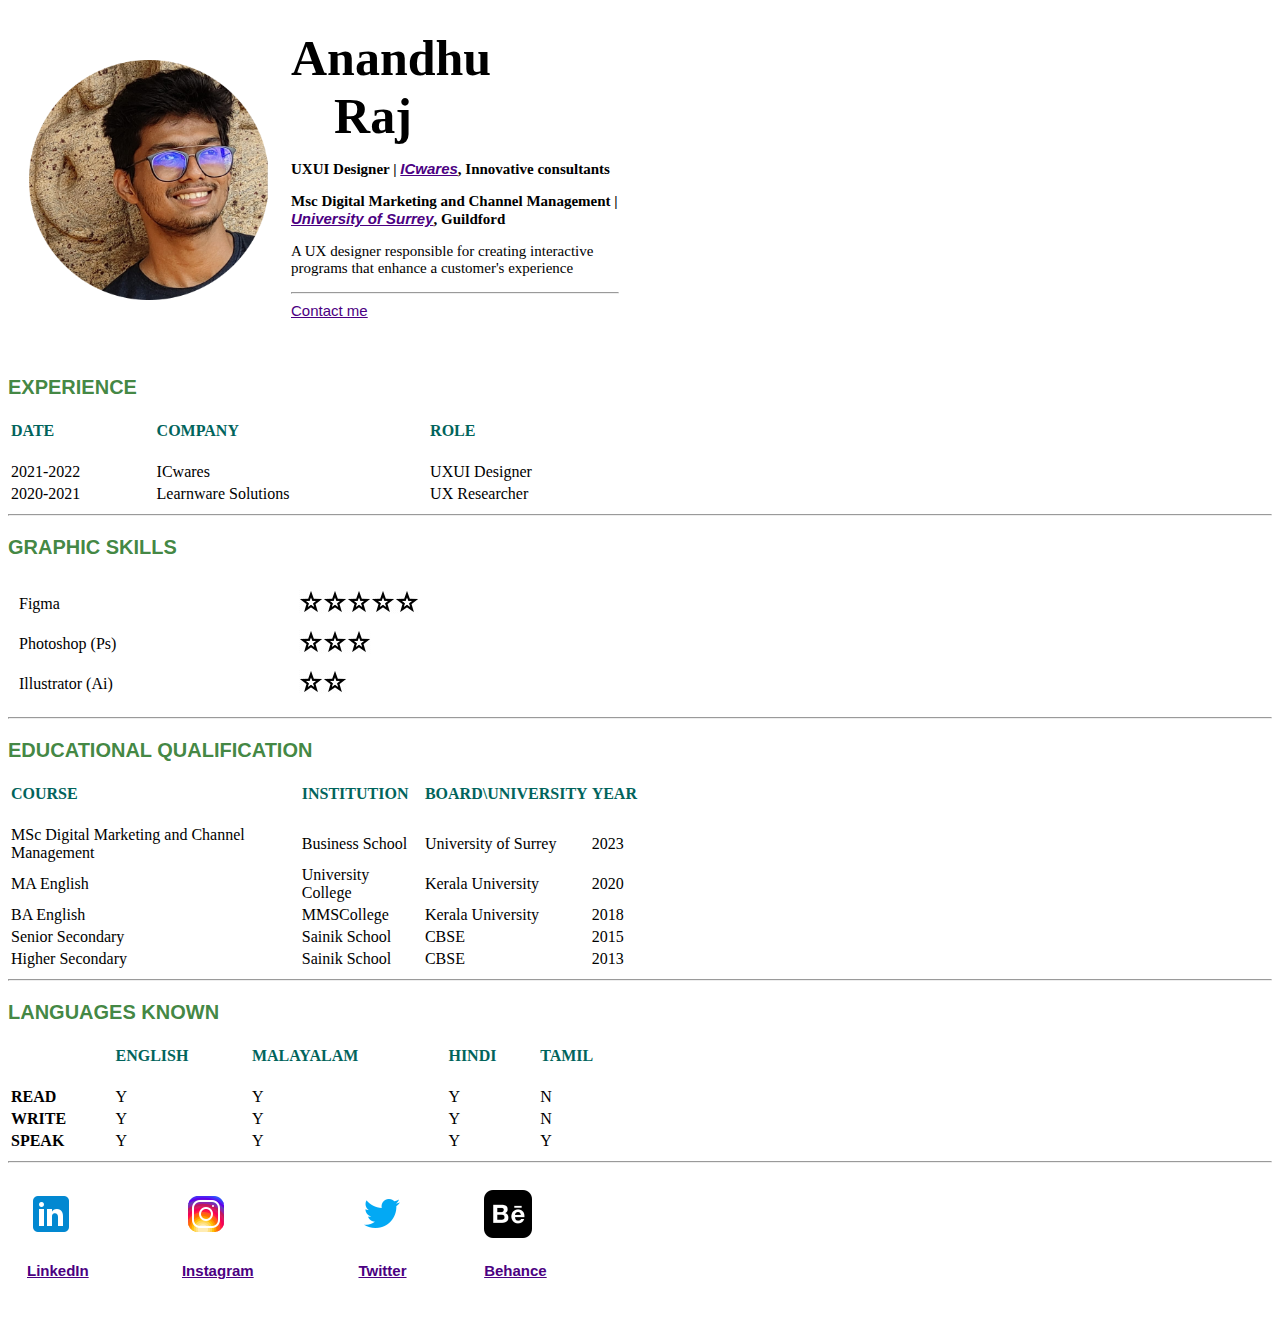
<file: Anandhu_s Personal Site.html>
<!DOCTYPE html>
<!-- saved from url=(0084)file:///C:/Users/a-00076/OneDrive%20-%20University%20of%20Surrey/Desktop/resume.html -->
<html>

<head>
    <meta http-equiv="Content-Type" content="text/html; charset=windows-1252">
    <title>Anandhu's Personal Site</title>
    <style>
        h1 {
            width: 50%;
            font-size: 50px;
            color: #000000;
            text-align: center;
            font-family: 'Times New Roman', Times, serif, Courier, monospace;
            margin: 0;
        }

        p {
            font-size: 15px;
            color: rgb(0, 0, 0);
            font-family: 'Times New Roman', Times, serif, 'Arial Narrow', Arial, sans-serif;
        }

        a {
            font-size: 15px;
            color: indigo;
            font-family: 'Gill Sans', 'Gill Sans MT', Calibri, 'Trebuchet MS', sans-serif;
        }

        h3 {
            font-size: 20px;
            color: #408540fa;
            font-family: 'Segoe UI', Tahoma, Geneva, Verdana, sans-serif;
        }


        table {
            width: 50%;
            font-family: Cambria, Cochin, Georgia, Times, 'Times New Roman', serif;
        }

        body {
            background-color: #ffffff;
        }

        th {
            text-align: left;
            padding-bottom: 20px;
            color: rgb(1, 100, 92);
        }
    </style>
</head>

<body>
    <table cellspacing="20">
        <tbody>
            <tr>
                <td>
                    <img src="ar.png" alt="Raj's Profile Picture" width="240" height="240">
                </td>
                <td>
                    <h1>Anandhu Raj </h1>
                    <p> <strong>UXUI Designer | <em><a href="https://consult-ic.com/">
                                    ICwares</a></em>, Innovative consultants</strong></p>
                    <p><strong>Msc Digital Marketing and Channel Management | <a
                                href="https://www.surrey.ac.uk/"><em>University of Surrey</a></em>, Guildford</strong>
                    </p>
                    <p>A UX designer responsible for creating interactive programs that enhance a customer's experience
                    </p>
                    <hr>
                    <a href="contact.html">Contact me</a>

                    </p>
                </td>
            </tr>
        </tbody>
    </table>

    <h3>EXPERIENCE</h3>
    <table>
        <thead>
            <tr>
                <th>DATE</th>
                <th>COMPANY</th>
                <th>ROLE</th>

            </tr>
            <tr>
                <td>2021-2022</td>
                <td>ICwares</td>
                <td>UXUI Designer</td>

            </tr>
            <tr>
                <td>2020-2021</td>
                <td>Learnware Solutions</td>
                <td>UX Researcher</td>

            </tr>
        </thead>
    </table>
    <hr>

    <h3>GRAPHIC SKILLS</h3>
    <table cellspacing="10">
        <tr>
            <td>Figma</td>
            <td><img src="star.gif " alt=""><img src="star.gif " alt=""><img src="star.gif " alt=""><img src="star.gif "
                    alt=""><img src="star.gif " alt=""></td>
        </tr>
        <tr>
            <td>Photoshop (Ps)</td>
            <td><img src="star.gif " alt=""><img src="star.gif " alt=""><img src="star.gif " alt=""></td>
        </tr>
        <tr>
            <td>Illustrator (Ai)</td>
            <td><img src="star.gif " alt=""><img src="star.gif " alt=""></td>
        </tr>

    </table>

    <hr>
    <h3>EDUCATIONAL QUALIFICATION</h3>
    <table>
        <thead>
            <tr>
                <th>COURSE</th>
                <th>INSTITUTION</th>
                <th>BOARD\UNIVERSITY</th>
                <th>YEAR</th>
            </tr>
            <tr>
                <td>MSc Digital Marketing and Channel Management</td>
                <td>Business School</td>
                <td>University of Surrey</td>
                <td>2023</td>
            </tr>
            <tr>
                <td>MA English</td>
                <td>University College</td>
                <td>Kerala University</td>
                <td>2020</td>
            </tr>

            <tr>
                <td>BA English</td>
                <td>MMSCollege</td>
                <td>Kerala University</td>
                <td>2018</td>
            </tr>
            <tr>
                <td>Senior Secondary</td>
                <td>Sainik School</td>
                <td>CBSE</td>
                <td>2015</td>
            </tr>
            <tr>
                <td>Higher Secondary</td>
                <td>Sainik School</td>
                <td>CBSE</td>
                <td>2013</td>
            </tr>

        </thead>
    </table>
    <hr>
    <table>
        <thead>
            <h3>LANGUAGES KNOWN</h3>
            <tr>
                <th></th>
                <th>ENGLISH</th>
                <th>MALAYALAM</th>
                <th>HINDI</th>
                <th>TAMIL</th>
            </tr>
        </thead>
        <tbody>
            <tr>
                <td><b>READ</b></td>
                <td>Y</td>
                <td>Y</td>
                <td>Y</td>
                <td>N</td>
            </tr>
            <tr>
                <td><b>WRITE</b></td>
                <td>Y</td>
                <td>Y</td>
                <td>Y</td>
                <td>N</td>
            </tr>
            <tr>
                <td><b>SPEAK</b></td>
                <td>Y</td>
                <td>Y</td>
                <td>Y</td>
                <td>Y</td>
            </tr>

            <table cellspacing="18">
                <hr>
                <colgroup span="4"></colgroup>
                <tbody>
                    <tr>
                        <td><img src="li.png" alt="Raj's lnkedin profile" width="48" height="48"></td>

                        <td><img src="in.png" alt="Raj's Instagram profile" width="48" height="48"></td>

                        <td><img src="tw.png" alt="Raj's Twitter profile " width="48" height="48"></td>

                        <td><img src="be.png" alt="Raj's Behance profile " width="48" height="48"></td>

                    </tr>
                    <tr>
                        <th><a href="https://www.linkedin.com/in/anandhu-raj-60ab631bb">LinkedIn</a></th>
                        <th><a href="https://www.instagram.com/_since1997___/?next=%2F">Instagram</a></th>
                        <th><a href="https://twitter.com/anandhuraj4858?t=z0RRsJoBmXBYFb_f_t4PLA&s=08">Twitter</a></th>
                        <th><a href="http://be.net/4fa2fdf5">Behance</a></th>
                    </tr>



                </tbody>
            </table>

        </tbody>

    </table>




</body>

</html>
</file>
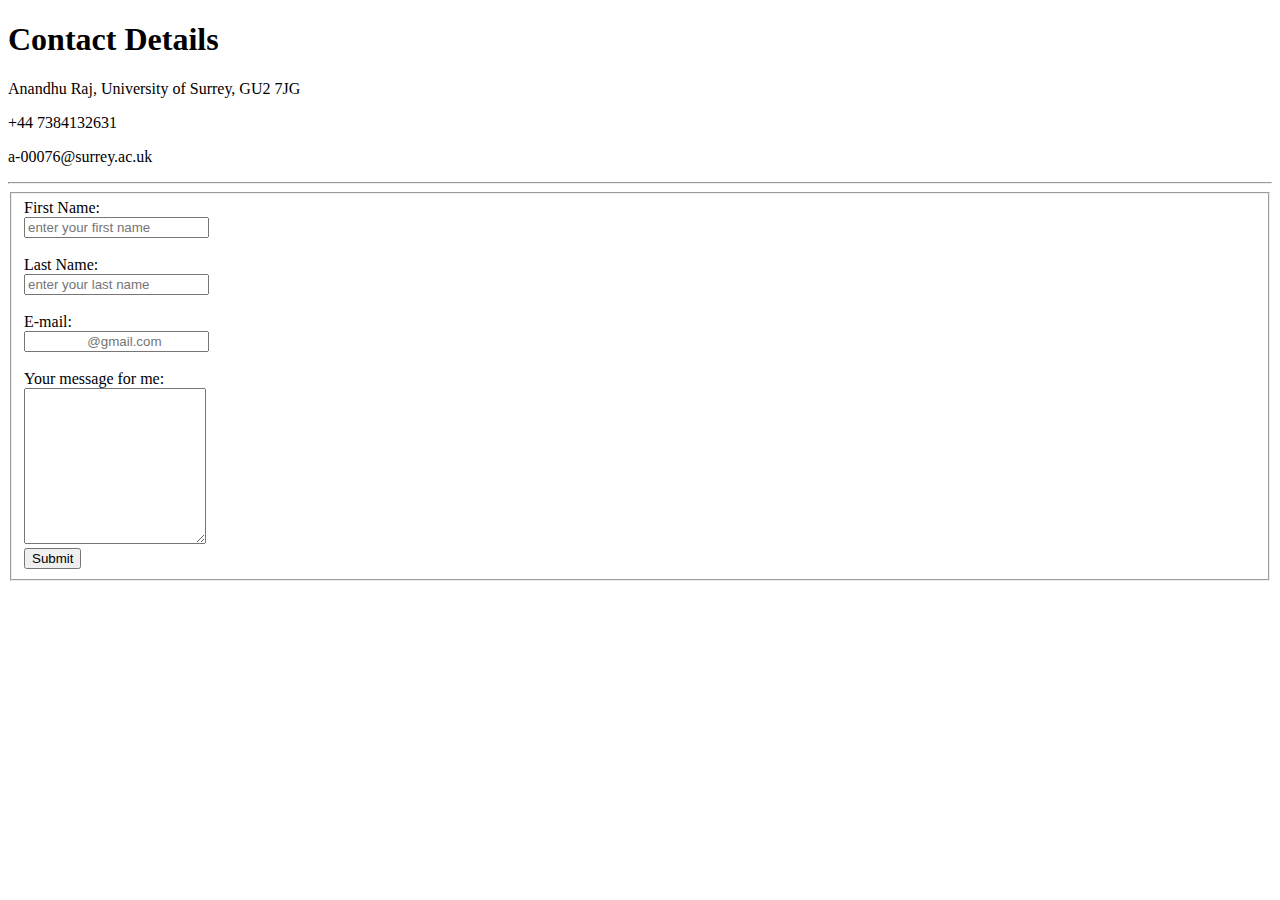
<file: contact.html>
<!DOCTYPE html>
<html>

<head>
    <meta charset="utf-8">
    <title>Contact Form</title>
</head>

<body>
    <h1>Contact Details</h1>
    <p>Anandhu Raj, University of Surrey, GU2 7JG</p>
    <p>+44 7384132631</p>
    <p>a-00076@surrey.ac.uk</p>
    <hr>

    <form class="" action="mailto:a-00076@surrey.ac.uk" method="post" enctype="text/plain">
        <fieldset>
            
            <label>First Name:</label><br>
            <input type="text" placeholder="enter your first name"><br><br>

            <label>Last Name:</label><br>
            <input type="text" placeholder="enter your last name"><br><br>


            <label>E-mail:</label> <br>
            <input type="email" placeholder="                @gmail.com"><br><br>


            <label>Your message for me:</label><br>
            <textarea rows="10 " cols="20"></textarea> <br>

            <input type="submit">
        </fieldset>
    </form>
</body>

</html>
</file>
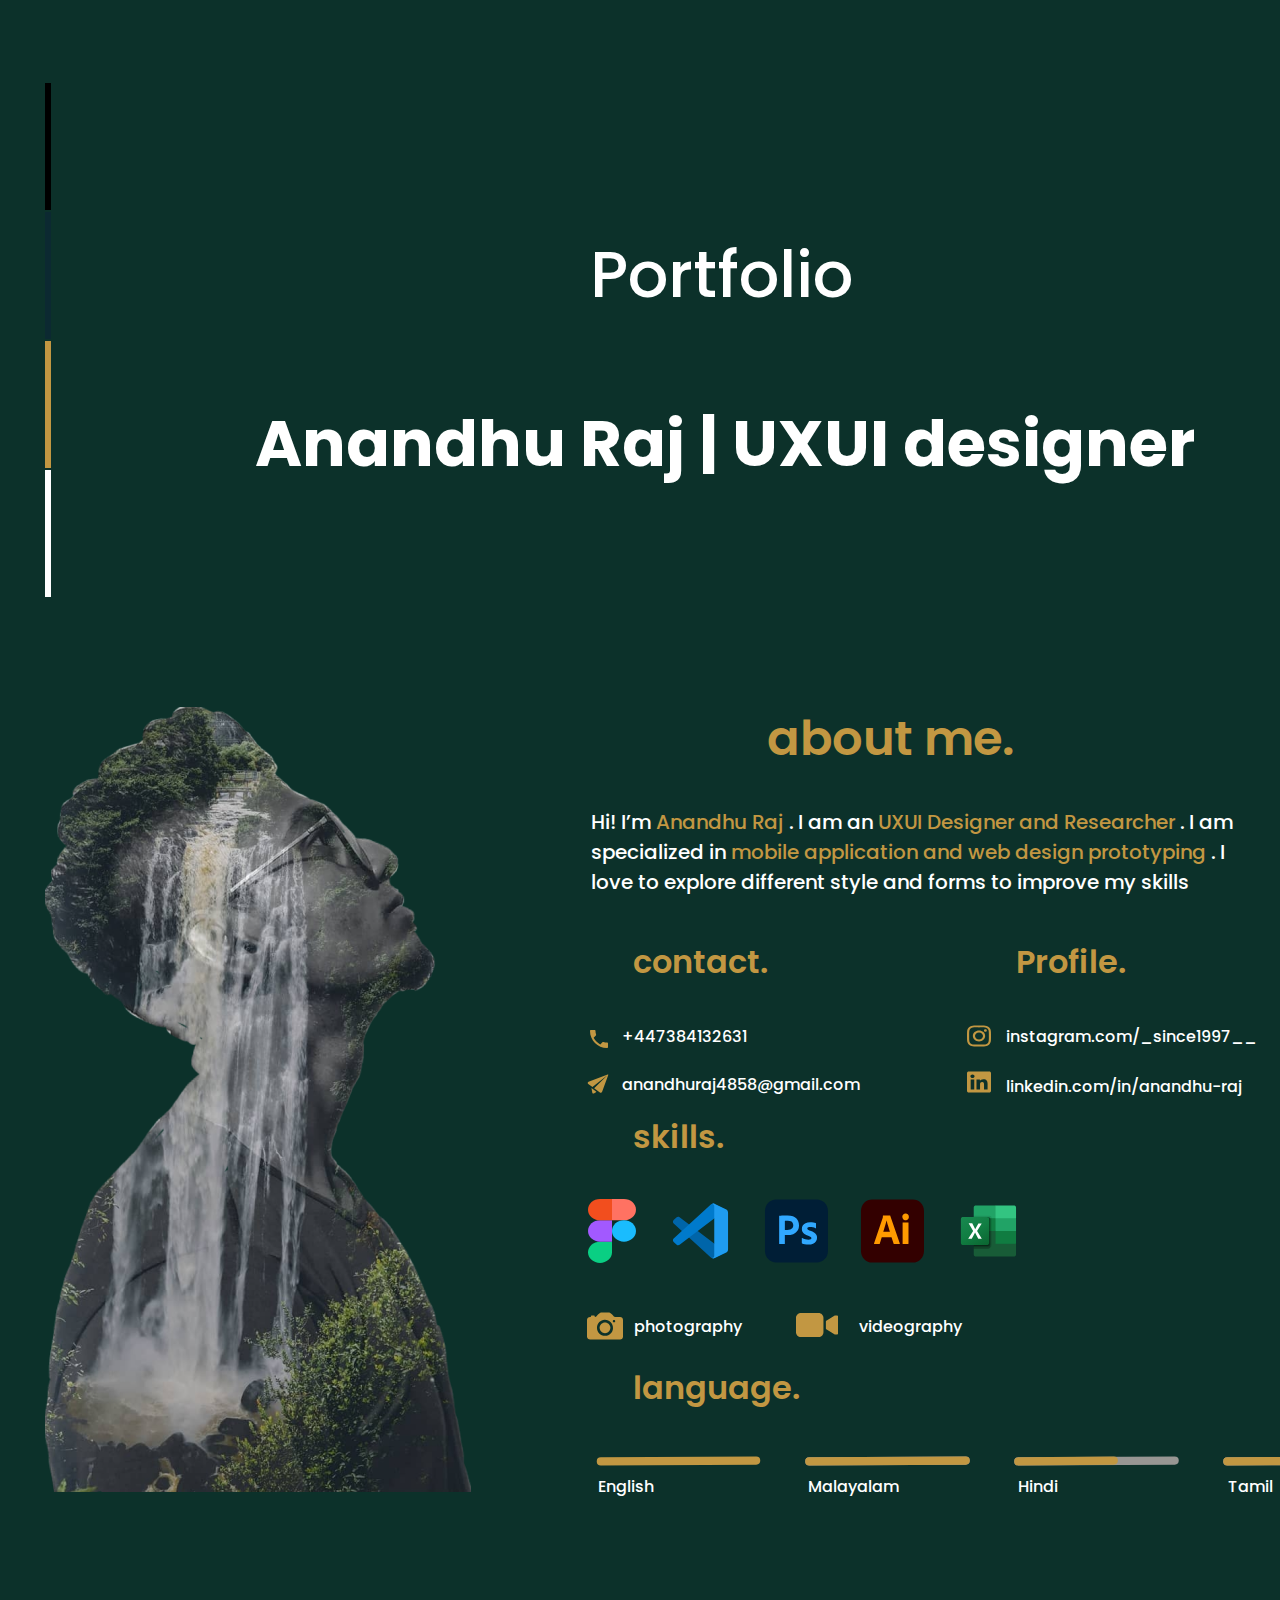
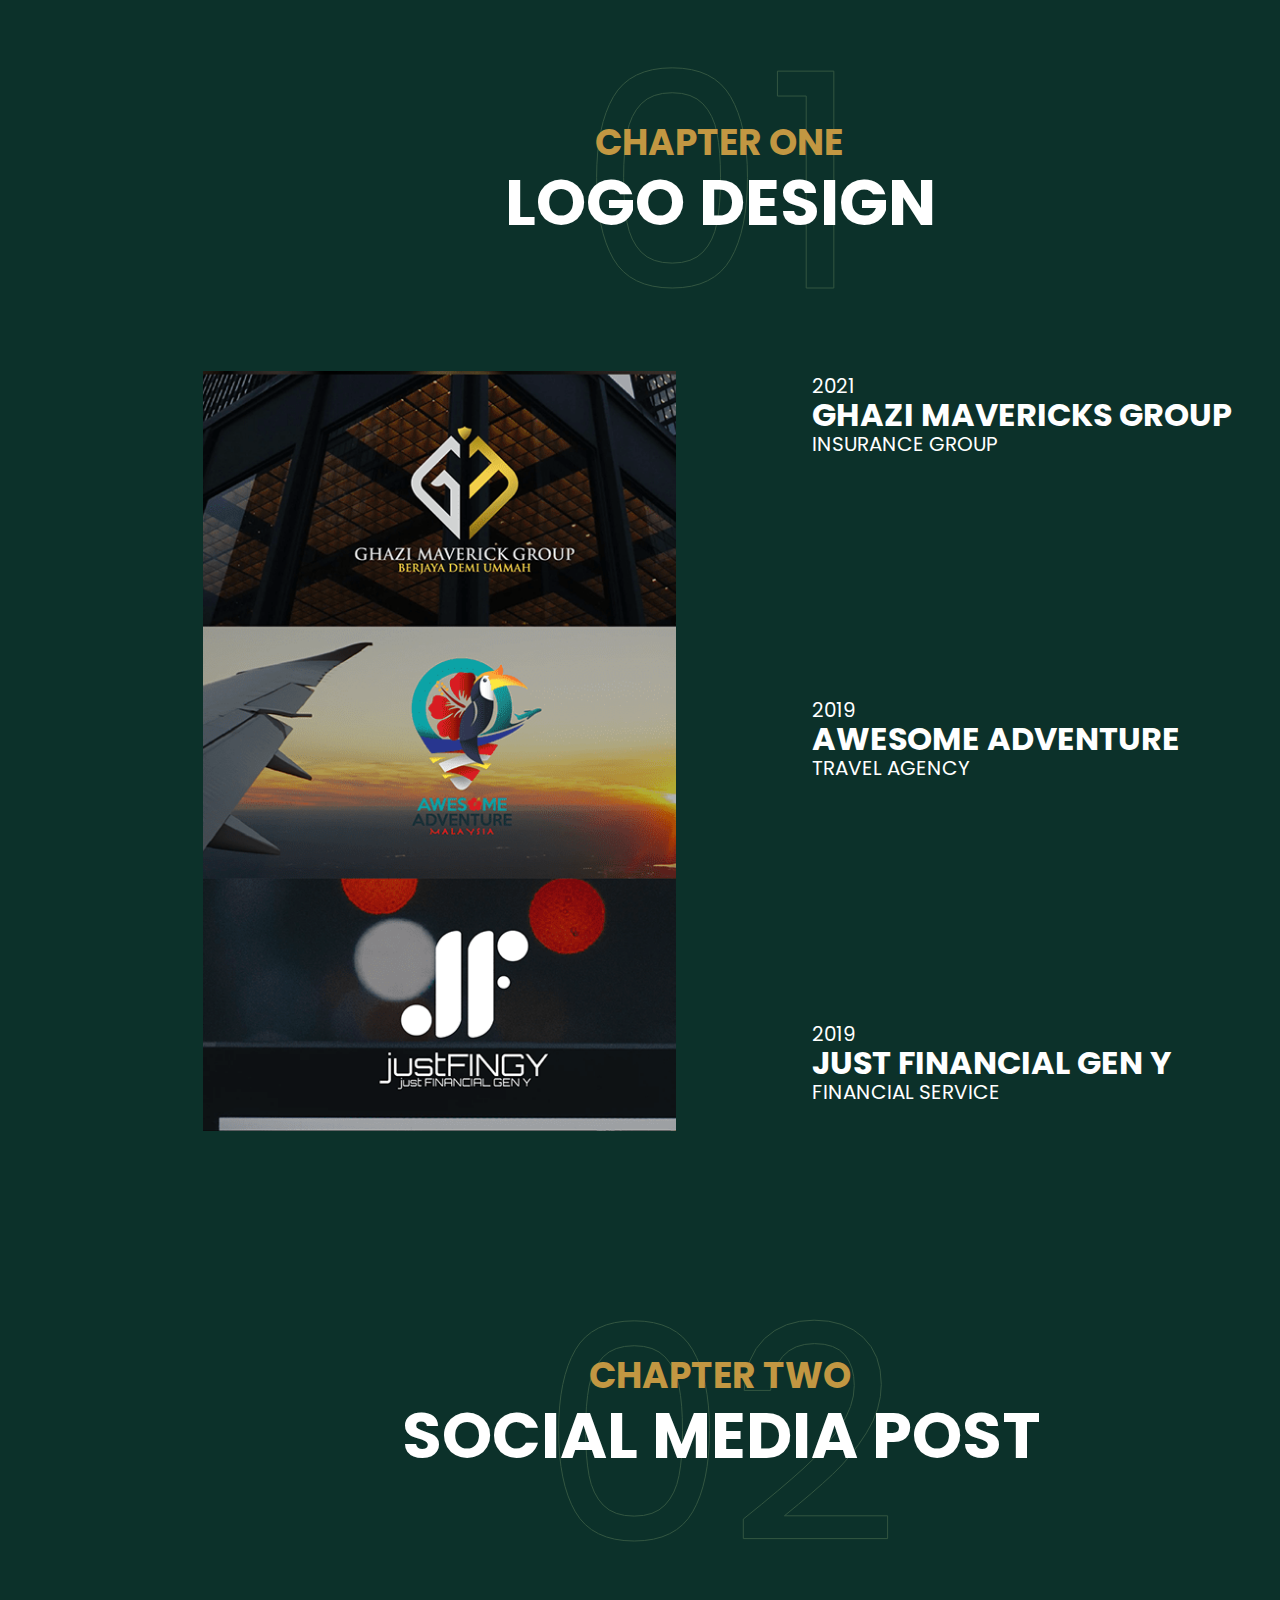
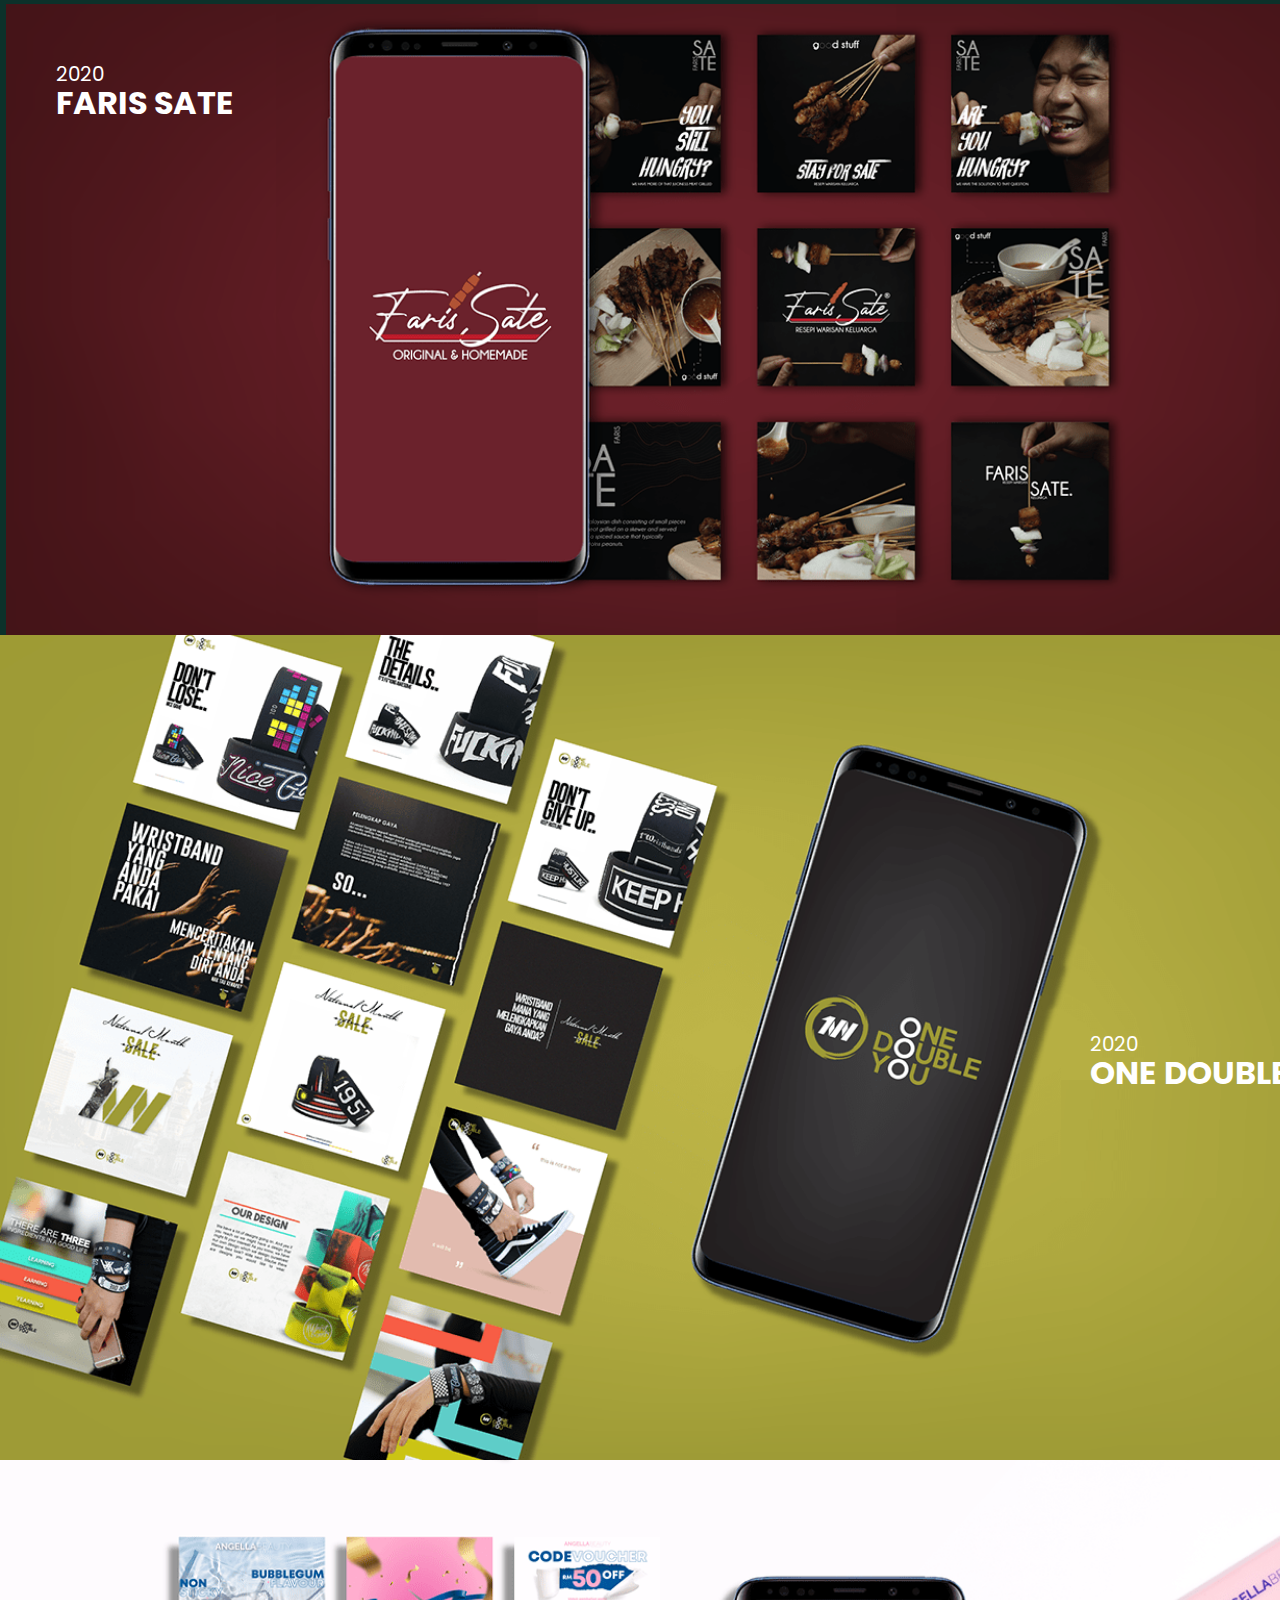
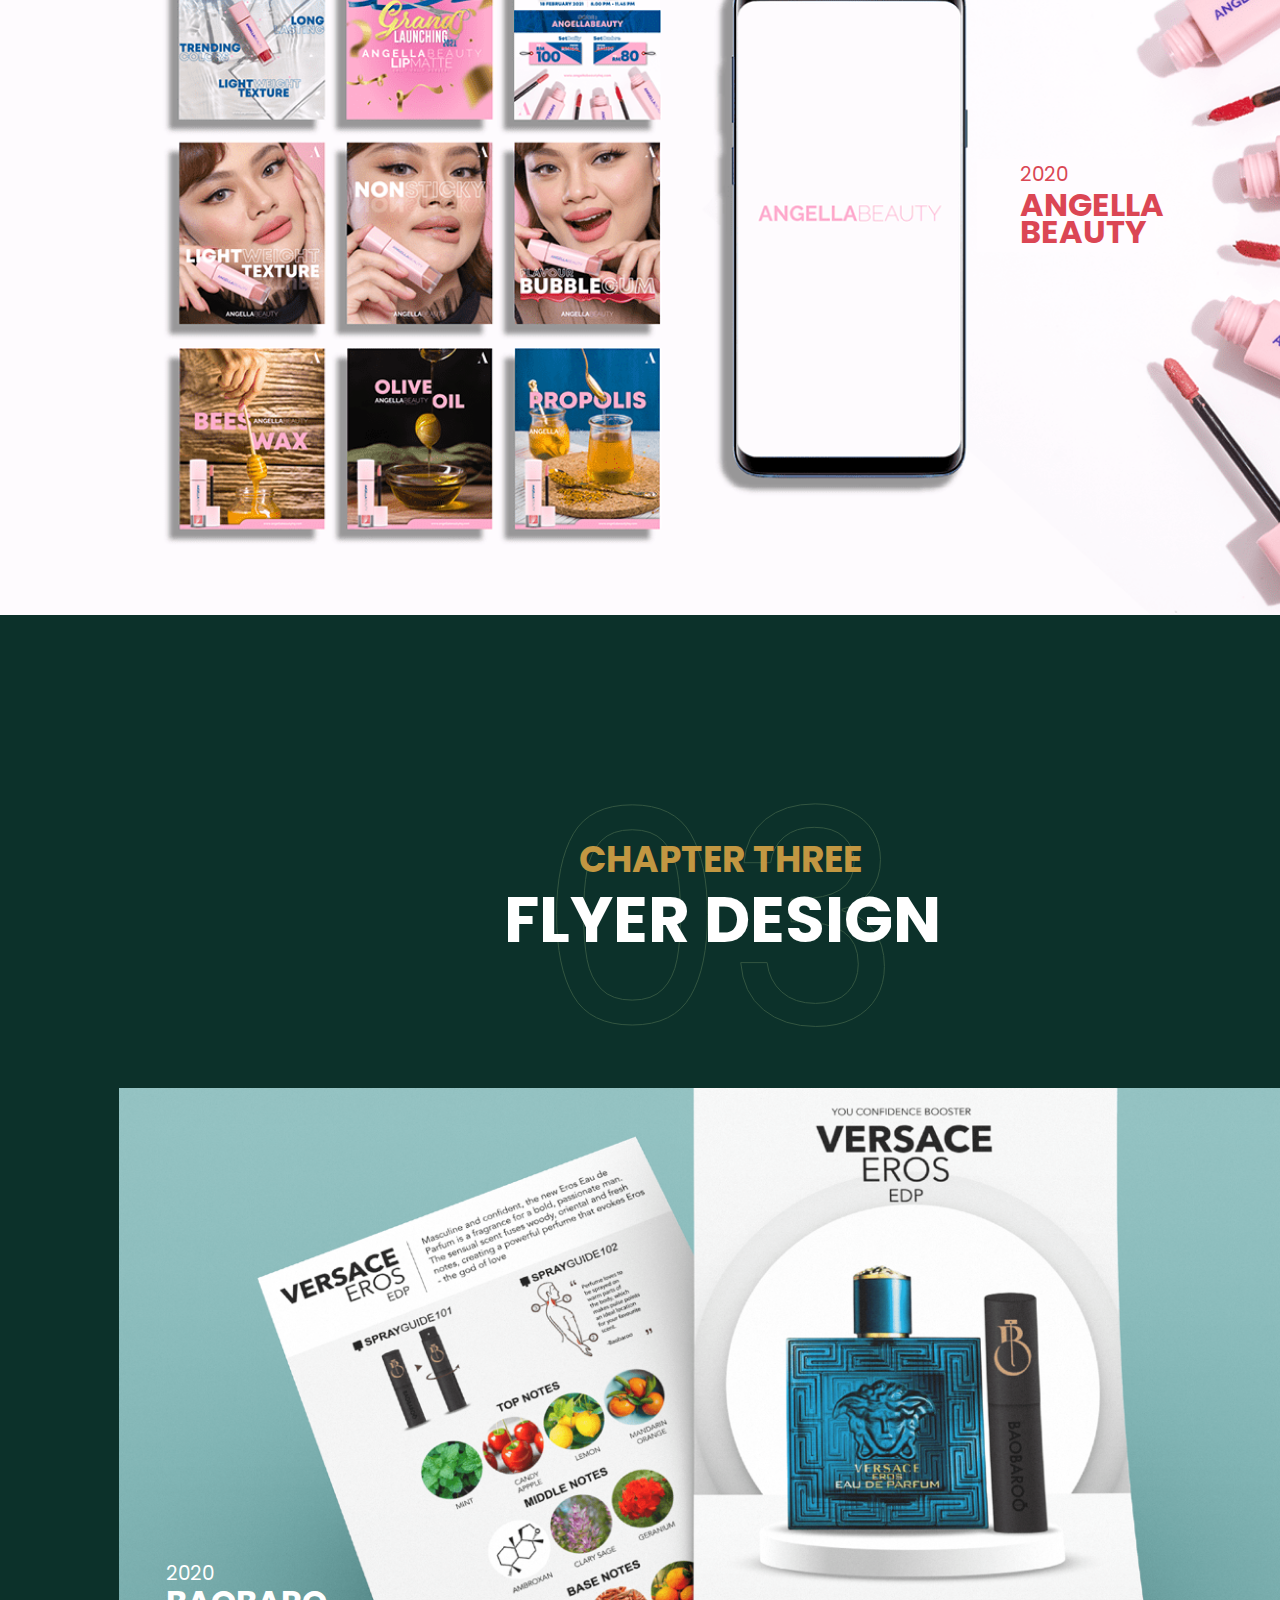
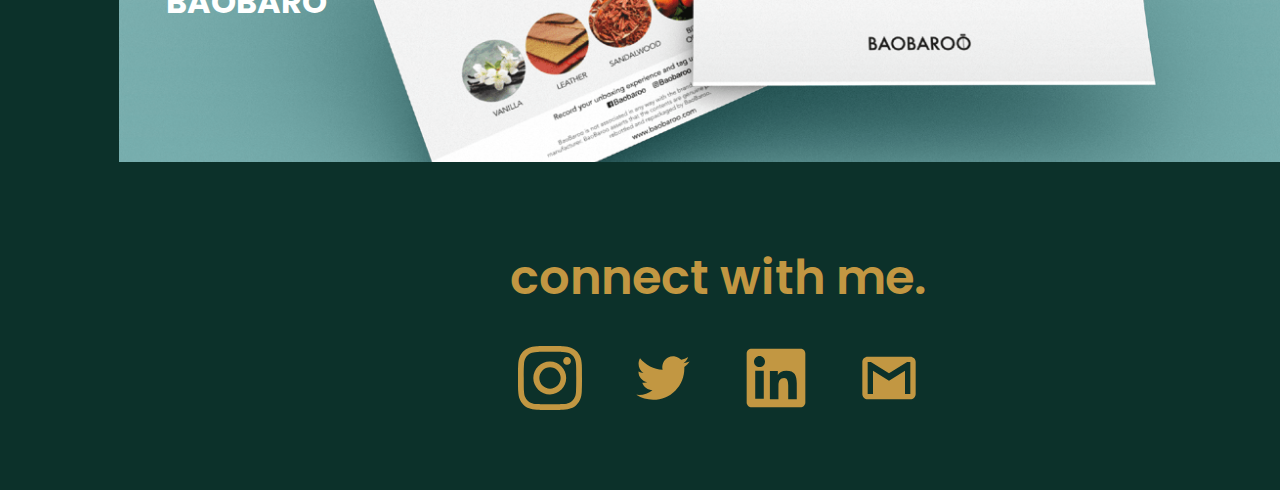
<file: cv2.html>
<!DOCTYPE html>
<html>
  <title>Anandhu Raj</title>
  <link rel="icon" type="icon" href="ar.png">
  <head>
    <meta charset="utf-8" />
    <meta name="viewport" content="initial-scale=1, width=device-width" />
    <link rel="stylesheet" href="./global.css" />
    <link rel="stylesheet" href="./cv2.css" />
    <link
      rel="stylesheet"
      href="https://fonts.googleapis.com/css2?family=Poppins:wght@400;500;600;700&display=swap"
    />
  </head>
  <body>
    <div class="anandhus-portfolio">
      <div class="portfolio">Portfolio</div>
      <b class="anandhu-raj">Anandhu Raj | UXUI designer</b>
      <div class="about-me">about me.</div>
      <div class="contact">contact.</div>
      <div class="skills">skills.</div>
      <div class="language">language.</div>
      <div class="profile">Profile.</div>
      <div class="anandhuraj4858gmailcom">
        <div class="div">
          <p class="p">+447384132631</p>
          <p class="p">&nbsp;</p>
        </div>
      </div>
      <div class="anandhuraj4858gmailcom1">
        <div class="div">photography</div>
      </div>
      <div class="anandhuraj4858gmailcom2">
        <div class="div">videography</div>
      </div>
      <div class="anandhuraj4858gmailcom-parent">
        <div class="anandhuraj4858gmailcom3">
          <div class="div">English</div>
        </div>
        <div class="anandhuraj4858gmailcom3">
          <div class="div">Malayalam</div>
        </div>
        <div class="anandhuraj4858gmailcom3">
          <div class="div">Hindi</div>
        </div>
        <div class="anandhuraj4858gmailcom3">
          <div class="div">Tamil</div>
        </div>
      </div>
      <div class="anandhuraj4858gmailcom7">
        <div class="div">
          <p class="p">anandhuraj4858@gmail.com</p>
          <p class="p">&nbsp;</p>
        </div>
      </div>
      <div class="anandhuraj4858gmailcom9">
        <div class="div">
          <p class="p">instagram.com/_since1997__</p>
          <p class="p">&nbsp;</p>
          <p class="p">linkedin.com/in/anandhu-raj</p>
        </div>
      </div>
      <div class="hi-im-anandhu-container">
        <span>Hi! I’m </span>
        <span class="uxui-designer-and">Anandhu Raj</span>
        <span>. I am an </span>
        <span class="uxui-designer-and">UXUI Designer and Researcher</span>
        <span>. I am specialized in </span>
        <span class="uxui-designer-and"
          >mobile application and web design prototyping</span
        >
        <span
          >. I love to explore different style and forms to improve my
          skills</span
        >
      </div>
      <img class="linkedin-logo-icon" alt="" src="./public/linkedin-logo.svg" />

      <img
        class="libre-gui-email-send-logo-icon"
        alt=""
        src="./public/libreguiemailsend-logo.svg"
      />

      <img
        class="instagram-logo-icon"
        alt=""
        src="./public/instagram-logo.svg"
      />

      <div class="group-parent">
        <img class="frame-child" alt="" src="./public/group-1.svg" />

        <img
          class="vscode-iconsfile-type-vscode"
          alt=""
          src="./public/vscodeiconsfiletypevscode.svg"
        />

        <img class="frame-item" alt="" src="./public/group-2.svg" />

        <img class="frame-inner" alt="" src="./public/group-3.svg" />

        <img
          class="vscode-iconsfile-type-vscode"
          alt=""
          src="./public/vscodeiconsfiletypeexcel.svg"
        />
      </div>
      <div class="vector-parent">
        <img class="line-icon" alt="" src="./public/line-1.svg" />

        <img class="group-icon" alt="" src="./public/group-6.svg" />

        <img class="group-icon" alt="" src="./public/group-7.svg" />

        <img class="frame-child2" alt="" src="./public/group-8.svg" />
      </div>
      <div class="line-parent">
        <div class="line-div"></div>
        <div class="frame-child3"></div>
        <div class="frame-child4"></div>
        <div class="frame-child5"></div>
      </div>
      <div class="line-group">
        <div class="line-div"></div>
        <div class="frame-child3"></div>
        <div class="frame-child4"></div>
        <div class="frame-child5"></div>
      </div>
      <div class="parent">
        <div class="div9">01</div>
        <b class="logo-design">LOGO DESIGN</b>
        <b class="chapter-one">CHAPTER ONE</b>
      </div>
      <div class="group">
        <div class="div10">02</div>
        <b class="social-media-post">SOCIAL MEDIA POST</b>
        <b class="chapter-two">CHAPTER TWO</b>
      </div>
      <div class="container">
        <div class="div11">03</div>
        <b class="flyer-design">FLYER DESIGN</b>
        <b class="chapter-three">CHAPTER THREE</b>
      </div>
      <div class="image-4-parent">
        <img class="image-4-icon" alt="" src="./public/image-4@2x.png" />

        <div class="frame-parent">
          <div class="frame-div">
            <div class="div12">2021</div>
            <b class="ghazi-mavericks-group">GHAZI MAVERICKS GROUP</b>
            <div class="insurance-group">INSURANCE GROUP</div>
          </div>
          <div class="frame-div">
            <div class="div12">2019</div>
            <b class="ghazi-mavericks-group">AWESOME ADVENTURE</b>
            <div class="insurance-group">TRAVEL AGENCY</div>
          </div>
          <div class="frame-div">
            <div class="div12">2019</div>
            <b class="ghazi-mavericks-group">JUST FINANCIAL GEN Y</b>
            <div class="insurance-group">FINANCIAL SERVICE</div>
          </div>
        </div>
      </div>
      <div class="anandhus-portfolio-child"></div>
      <div class="anandhus-portfolio-item"></div>
      <div class="anandhus-portfolio-inner"></div>
      <div class="group-container">
        <div class="image-5-parent">
          <img class="image-5-icon" alt="" src="./public/image-5@2x.png" />

          <img class="image-6-icon" alt="" src="./public/image-6@2x.png" />
        </div>
        <div class="parent3">
          <div class="div12">2020</div>
          <b class="ghazi-mavericks-group">FARIS SATE</b>
        </div>
      </div>
      <div class="group-div">
        <div class="image-10-parent">
          <div class="image-10-parent">
            <img class="image-10-icon" alt="" src="./public/image-10@2x.png" />

            <div class="group-child"></div>
          </div>
          <div class="parent4">
            <div class="div12">2020</div>
            <b class="angella-beauty">
              <p class="p">ANGELLA</p>
              <p class="p">BEAUTY</p>
            </b>
          </div>
        </div>
      </div>
      <div class="anandhus-portfolio-inner1">
        <div class="image-7-parent">
          <div class="image-7-parent">
            <img class="image-7-icon" alt="" src="./public/image-7@2x.png" />

            <img class="image-8-icon" alt="" src="./public/image-8@2x.png" />

            <img class="image-9-icon" alt="" src="./public/image-9@2x.png" />
          </div>
          <div class="frame">
            <div class="div12">2020</div>
            <b class="ghazi-mavericks-group">ONE DOUBLE YOU</b>
          </div>
        </div>
      </div>
      <div class="image-11-parent">
        <img class="image-11-icon" alt="" src="./public/image-11@2x.png" />

        <div class="frame1">
          <div class="div12">2020</div>
          <b class="ghazi-mavericks-group">BAOBARO</b>
        </div>
      </div>
      <img
        class="picsart-23-04-24-03-13-02-625-icon"
        alt=""
        src="./public/picsart-230424-031302625-1@2x.png"
      />

      <div class="connect-with-me-parent">
        <div class="connect-with-me">connect with me.</div>
        <div class="biinstagram-parent">
          <a href="https://www.instagram.com/p/CrV5yIAIMHn5l9cS8L_xU9WMmR6fBGEbrLktZA0/?next=%2F"><img
            class="vscode-iconsfile-type-vscode"
            alt=""
            src="./public/biinstagram.svg"
          /></a>

          <a href="https://twitter.com/anandhuraj4858?t=z0RRsJoBmXBYFb_f_t4PLA&s=08"><img
            class="vscode-iconsfile-type-vscode"
            alt=""
            src="./public/uiltwitter.svg"
          /></a>

          <a href="https://www.linkedin.com/in/anandhu-raj-60ab631bb"><img
            class="vscode-iconsfile-type-vscode"
            alt=""
            src="./public/akariconslinkedinv1fill.svg"
          /></a>

          <a href=""><img
            class="vscode-iconsfile-type-vscode"
            alt=""
            src="./public/mdigmail.svg"
          /></a>
        </div>
      </div>
      <img class="call-logo-icon" alt="" src="./public/call-logo.svg" />

      <img class="camera-logo-icon" alt="" src="./public/camera-logo.svg" />

      <img class="videocam-logo-icon" alt="" src="./public/videocam-logo.svg" />
    </div>
  </body>
</html>
</file>
<file: global.css>
body {
  margin: 0;
  line-height: normal;
  align-content: center;
  align-items: center;
}

:root {
  /* fonts */
  --font-poppins: Poppins;

  /* font sizes */
  --font-size-29xl: 48px;
  --font-size-13xl: 32px;
  --font-size-xl: 20px;
  --font-size-17xl: 36px;
  --font-size-45xl: 64px;
  --font-size-281xl: 300px;
  --font-size-base: 16px;

  /* Colors */
  --color-darkslategray-100: #0c2931;
  --color-darkgoldenrod: #c29742;
  --color-white: #fff;
  --color-gray-100: rgba(255, 255, 255, 0);
  --color-black: #000;

  /* Gaps */
  --gap-11xs: 2px;
}
</file>
<file: cv2.css>
.anandhu-raj,
.portfolio {
  position:absolute;
  font-size: var(--font-size-45xl);
  width: 1440px;
  
 
 
}
.portfolio {
  top: 227px;
  left: 590px;
  font-weight: 500;
}
.anandhu-raj {
  top: 396px;
  left: 255px;
}
.about-me,
.contact,
.language,
.profile,
.skills {
  position: absolute;
  top: 703px;
  left: 767px;
  font-size: var(--font-size-29xl);
  font-weight: 600;
  color: var(--color-darkgoldenrod);
}
.contact,
.language,
.profile,
.skills {
  top: 938px;
  left: 633px;
  font-size: var(--font-size-13xl);
}
.language,
.profile,
.skills {
  top: 1113px;
}
.language,
.profile {
  top: 1364px;
}
.profile {
  top: 938px;
  left: 1016px;
}
.p {
  margin: 0;
}
.div {
  position: absolute;
  height: 75%;
  width: 93.8%;
  top: 0;
  left: 0;
  font-weight: 500;
  display: inline-block;
 
}
.anandhuraj4858gmailcom {
  position: absolute;
  top: 1024px;
  left: 622px;
  width: 129px;
  height: 24px;
}
.anandhuraj4858gmailcom1,
.anandhuraj4858gmailcom2 {
  position: absolute;
  top: 1314px;
  left: 634px;
  width: 129px;
  height: 24px;
}
.anandhuraj4858gmailcom2 {
  left: 859px;
}
.anandhuraj4858gmailcom3 {
  position: relative;
  width: 129px;
  height: 24px;
  flex-shrink: 0;
  margin-left: 10px;
}
.anandhuraj4858gmailcom-parent {
  position: absolute;
  top: 1474px;
  left: 588px;
  display: flex;
  flex-direction: row;
  align-items: flex-end;
  justify-content: flex-start;
  gap: 71px;
}
.anandhuraj4858gmailcom7,
.anandhuraj4858gmailcom9 {
  position: absolute;
  top: 1072px;
  left: 622px;
  width: 262px;
  height: 24px;
}
.anandhuraj4858gmailcom9 {
  top: 1024px;
  left: 1006px;
  width: 286px;
}
.uxui-designer-and {
  color: var(--color-darkgoldenrod);
}
.hi-im-anandhu-container {
  position: absolute;
  top: 807px;
  left: 591px;
  font-size: var(--font-size-xl);
  font-weight: 500;
  display: inline-block;
  width: 674px;
}
.instagram-logo-icon,
.libre-gui-email-send-logo-icon,
.linkedin-logo-icon {
  position: absolute;
  top: 1070px;
  left: 967px;
  width: 24px;
  height: 24px;
  overflow: hidden;
}
.instagram-logo-icon,
.libre-gui-email-send-logo-icon {
  top: 1072px;
  left: 586px;
}
.instagram-logo-icon {
  top: 1024px;
  left: 967px;
}
.frame-child,
.vscode-iconsfile-type-vscode {
  position: relative;
  width: 47.98px;
  height: 64px;
  flex-shrink: 0;
}
.vscode-iconsfile-type-vscode {
  width: 64px;
  overflow: hidden;
}
.frame-inner,
.frame-item {
  position: relative;
  width: 64px;
  height: 63.99px;
  flex-shrink: 0;
}
.frame-inner {
  height: 64px;
}
.group-parent {
  position: absolute;
  top: 1199px;
  left: 588px;
  display: flex;
  flex-direction: row;
  align-items: flex-end;
  justify-content: flex-start;
  gap: 32px;
}
.frame-child2,
.group-icon,
.line-icon {
  position: relative;
  width: 181px;
  height: 9.95px;
  flex-shrink: 0;
}
.frame-child2,
.group-icon {
  height: 10.01px;
}
.frame-child2 {
  height: 10px;
}
.vector-parent {
  position: absolute;
  top: 1456px;
  left: 588px;
  display: flex;
  flex-direction: row;
  align-items: center;
  justify-content: flex-start;
  gap: 28px;
}
.frame-child3,
.frame-child4,
.frame-child5,
.line-div {
  position: relative;
  border-right: 6px solid var(--color-black);
  box-sizing: border-box;
  width: 6px;
  height: 127px;
  flex-shrink: 0;
}
.frame-child3,
.frame-child4,
.frame-child5 {
  border-right: 6px solid var(--color-darkslategray-100);
}
.frame-child4,
.frame-child5 {
  border-right: 6px solid var(--color-darkgoldenrod);
}
.frame-child5 {
  border-right: 6px solid var(--color-white);
}
.line-group,
.line-parent {
  position: absolute;
  top: 83px;
  left: 45px;
  display: flex;
  flex-direction: column;
  align-items: flex-start;
  justify-content: flex-start;
  gap: var(--gap-11xs);
}
.line-group {
  top: 574px;
  left: 1395px;
}
.div9 {
  position: absolute;
  top: -20px;
  left: 186px;
  -webkit-text-stroke: 1px #335641;
}
.logo-design {
  position: absolute;
  top: 177px;
  left: 113px;
  font-size: var(--font-size-45xl);
  color: var(--color-white);
}
.chapter-one {
  top: 137px;
  left: 203px;
  font-size: var(--font-size-17xl);
  color: var(--color-darkgoldenrod);
}
.chapter-one,
.div10,
.parent {
  position: absolute;
}
.parent {
  top: 1578px;
  left: 392px;
  width: 657px;
  height: 353px;
  font-size: var(--font-size-281xl);
  color: var(--color-gray-100);
}
.div10 {
  top: 0;
  left: 148px;
  -webkit-text-stroke: 1px #335641;
}
.social-media-post {
  position: absolute;
  top: 177px;
  left: 10px;
  font-size: var(--font-size-45xl);
  color: var(--color-white);
}
.chapter-two {
  top: 137px;
  left: 197px;
  font-size: var(--font-size-17xl);
  color: var(--color-darkgoldenrod);
}
.chapter-two,
.div11,
.group {
  position: absolute;
}
.group {
  top: 2811px;
  left: 392px;
  width: 657px;
  height: 353px;
  font-size: var(--font-size-281xl);
  color: var(--color-gray-100);
}
.div11 {
  top: 0;
  left: 146px;
  -webkit-text-stroke: 1px #335641;
}
.flyer-design {
  position: absolute;
  top: 177px;
  left: 112px;
  font-size: var(--font-size-45xl);
  color: var(--color-white);
}
.chapter-three,
.container {
  position: absolute;
  top: 137px;
  left: 187px;
  font-size: var(--font-size-17xl);
  color: var(--color-darkgoldenrod);
}
.container {
  top: 5495px;
  left: 392px;
  width: 657px;
  height: 353px;
  font-size: var(--font-size-281xl);
  color: var(--color-gray-100);
}
.image-4-icon {
  position: absolute;
  top: 0;
  left: 0;
  width: 473px;
  height: 760px;
  object-fit: cover;
}
.div12 {
  position: relative;
}
.ghazi-mavericks-group {
  font-size: var(--font-size-13xl);
  display: inline-block;
}
.ghazi-mavericks-group,
.insurance-group {
  position: relative;
  margin-top: -10px;
}
.frame-div,
.frame-parent {
  display: flex;
  flex-direction: column;
  align-items: flex-start;
  justify-content: center;
}
.frame-parent {
  position: absolute;
  top: 0;
  left: 609px;
  width: 425px;
  height: 733px;
  justify-content: flex-start;
  gap: 236px;
}
.image-4-parent {
  position: absolute;
  top: 1971px;
  left: 203px;
  width: 1034px;
  height: 760px;
  font-size: var(--font-size-xl);
}
.anandhus-portfolio-child,
.anandhus-portfolio-inner,
.anandhus-portfolio-item {
  position: absolute;
  top: 3323px;
  left: 84px;
  background-color: #d9d9d9;
  width: 202px;
  height: 119px;
}
.anandhus-portfolio-inner,
.anandhus-portfolio-item {
  top: 3442px;
  background-color: #4d161b;
}
.anandhus-portfolio-inner {
  top: 3433px;
  left: 87px;
  background-color: #0e0a0a;
  width: 216px;
}
.image-5-icon {
  position: absolute;
  top: 0;
  left: 2.05px;
  width: 1426.65px;
  height: 631px;
  object-fit: cover;
}
.image-5-parent,
.image-6-icon {
  position: absolute;
  top: 0;
  left: 0;
  height: 631px;
}
.image-6-icon {
  width: 269.99px;
  object-fit: cover;
}
.image-5-parent {
  width: 1428.7px;
}
.parent3 {
  position: absolute;
  top: 55px;
  left: 50px;
  display: flex;
  flex-direction: column;
  align-items: flex-start;
  justify-content: center;
}
.group-container {
  position: absolute;
  top: 3204px;
  left: 6px;
  width: 1428.7px;
  height: 631px;
  font-size: var(--font-size-xl);
}
.image-10-icon {
  position: absolute;
  top: 0;
  left: 0;
  width: 1443px;
  height: 755px;
  object-fit: cover;
}
.group-child {
  position: absolute;
  top: 299px;
  left: 977px;
  background-color: #fffcff;
  width: 178px;
  height: 93px;
}
.image-10-parent {
  position: absolute;
  top: 0;
  left: 0;
  width: 1443px;
  height: 755px;
}
.angella-beauty {
  position: relative;
  font-size: var(--font-size-13xl);
  line-height: 83%;
  color: #db4654;
}
.parent4 {
  position: absolute;
  top: 299px;
  left: 1020px;
  display: flex;
  flex-direction: column;
  align-items: flex-start;
  justify-content: center;
  gap: 3px;
}
.group-div {
  position: absolute;
  top: 4660px;
  left: 0;
  width: 1443px;
  height: 755px;
  font-size: var(--font-size-xl);
  color: #da4754;
}
.image-7-icon,
.image-8-icon,
.image-9-icon {
  position: absolute;
  top: 0;
  left: 0;
  width: 1440px;
  height: 825px;
  object-fit: cover;
}
.image-8-icon,
.image-9-icon {
  top: 445px;
  left: 1061px;
  width: 379px;
  height: 118px;
}
.image-9-icon {
  top: 411px;
  height: 34px;
}
.image-7-parent {
  position: absolute;
  top: 0;
  left: 0;
  width: 1440px;
  height: 825px;
}
.frame {
  position: absolute;
  top: 394px;
  left: 1090px;
  display: flex;
  flex-direction: column;
  align-items: flex-start;
  justify-content: center;
}
.anandhus-portfolio-inner1 {
  position: absolute;
  top: 3835px;
  left: 0;
  width: 1440px;
  height: 825px;
  font-size: var(--font-size-xl);
}
.image-11-icon {
  position: absolute;
  top: 0;
  left: 0;
  width: 1201px;
  height: 674px;
  object-fit: cover;
}
.frame1 {
  position: absolute;
  top: 470px;
  left: 47px;
  display: flex;
  flex-direction: column;
  align-items: flex-start;
  justify-content: center;
}
.image-11-parent {
  position: absolute;
  top: 5888px;
  left: 119px;
  width: 1201px;
  height: 674px;
  font-size: var(--font-size-xl);
}
.picsart-23-04-24-03-13-02-625-icon {
  position: absolute;
  top: 707px;
  left: 45px;
  width: 426px;
  height: 785px;
  object-fit: cover;
}
.connect-with-me {
  position: absolute;
  top: 0;
  left: 0;
  font-weight: 600;
}
.biinstagram-parent {
  position: absolute;
  top: 104px;
  left: 8px;
  display: flex;
  flex-direction: row;
  align-items: center;
  justify-content: flex-start;
  gap: 49px;
}
.connect-with-me-parent {
  position: absolute;
  top: 6642px;
  left: 510px;
  width: 420px;
  height: 168px;
  font-size: var(--font-size-29xl);
  color: var(--color-darkgoldenrod);
}
.call-logo-icon {
  position: absolute;
  top: 1027px;
  left: 587px;
  width: 24px;
  height: 24px;
  overflow: hidden;
}
.camera-logo-icon,
.videocam-logo-icon {
  position: absolute;
  top: 1302px;
  left: 581px;
  width: 48px;
  height: 48px;
  overflow: hidden;
}
.videocam-logo-icon {
  top: 1313px;
  left: 796px;
}
.anandhus-portfolio {
  position: relative;
  background-color: #0c312a;
  width: 100%;
  height: 6890px;
  overflow: hidden;
  text-align: left;
  font-size: var(--font-size-base);
  color: var(--color-white);
  font-family: var(--font-poppins);
}
</file>
